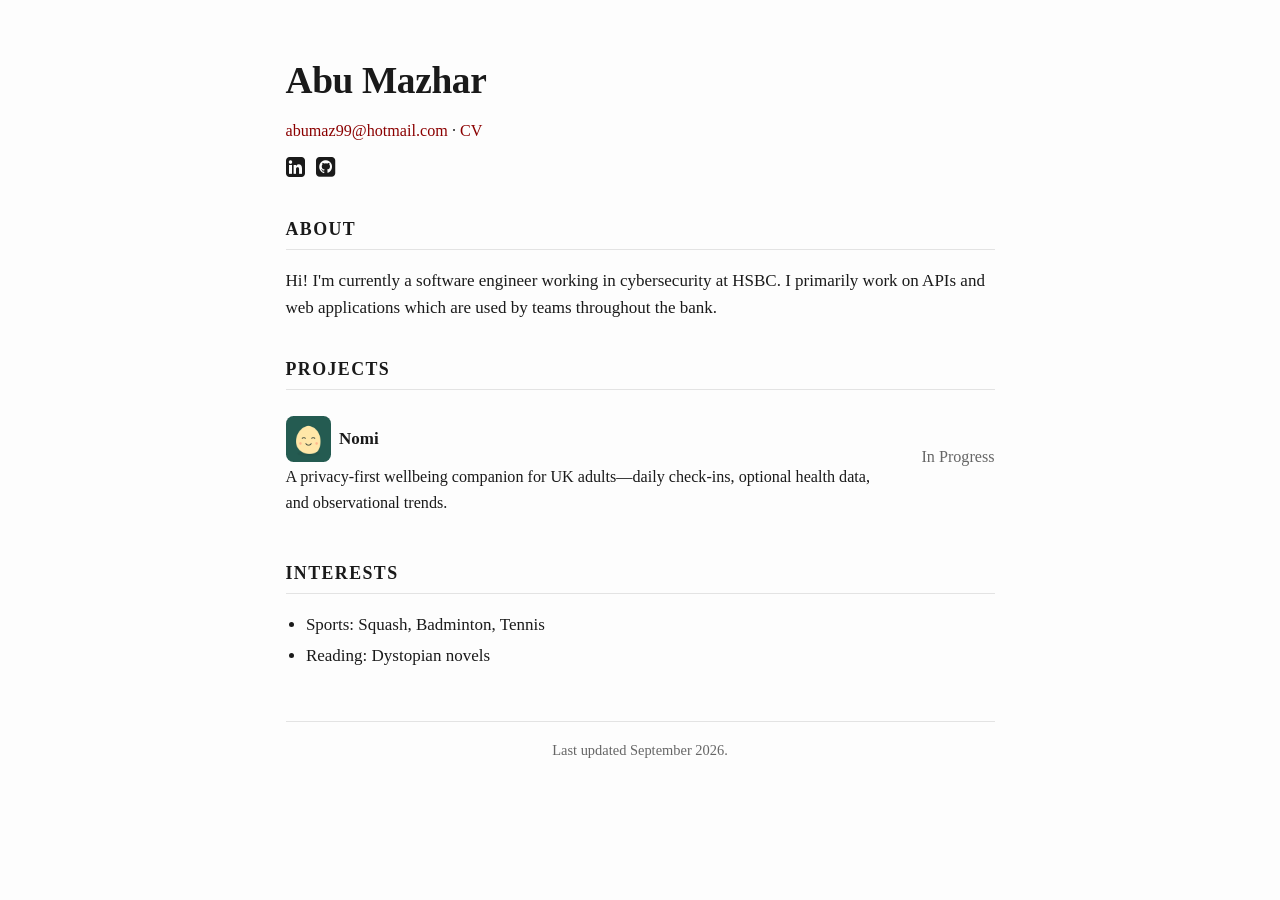
<file: index.html>
<!DOCTYPE html>
<html lang="en">
<head>
	<meta charset="utf-8">
	<meta name="viewport" content="width=device-width, initial-scale=1">
	<title>Abu Mazhar</title>
	<base target="_blank">
	<link rel="stylesheet" href="style.css" type="text/css">
	<link rel="stylesheet" href="https://stackpath.bootstrapcdn.com/font-awesome/4.7.0/css/font-awesome.min.css">
</head>

<body>
	<main class="container">

		<header class="cv-header">
			<h1>Abu Mazhar</h1>
			<p class="contact">
				<a href="mailto:abumaz99@hotmail.com">abumaz99@hotmail.com</a>
				&middot;
				<a href="abu_maz_cv_may_2026.pdf">CV</a>
			</p>
			<p class="socials">
				<a href="https://www.linkedin.com/in/abu-mazhar-74bb2818b/" aria-label="LinkedIn"><i class="fa fa-linkedin-square fa-lg"></i></a>
				<a href="https://github.com/abumaz99" aria-label="GitHub"><i class="fa fa-github-square fa-lg"></i></a>
			</p>
		</header>

		<section>
			<h2>About</h2>
			<p>
				Hi! I'm currently a software engineer working in cybersecurity at HSBC. I primarily work on APIs and web applications which are used by teams throughout the bank.
			</p>
		</section>

		<section>
			<h2>Projects</h2>
			<ul class="entries">
				<li>
					<div class="entry-main">
						<span class="entry-title"><img class="entry-logo" src="[data-uri]" alt=""> Nomi</span>
						<span class="entry-detail">A privacy-first wellbeing companion for UK adults—daily check-ins, optional health data, and observational trends.</span>
					</div>
					<span class="entry-date">In Progress</span>
				</li>
			</ul>
		</section>

		<section>
			<h2>Interests</h2>
			<ul class="interests">
				<li>Sports: Squash, Badminton, Tennis</li>
				<li>Reading: Dystopian novels</li>
			</ul>
		</section>

		<footer>
			<p>Last updated September 2026.</p>
		</footer>

	</main>
</body>
</html>
</file>
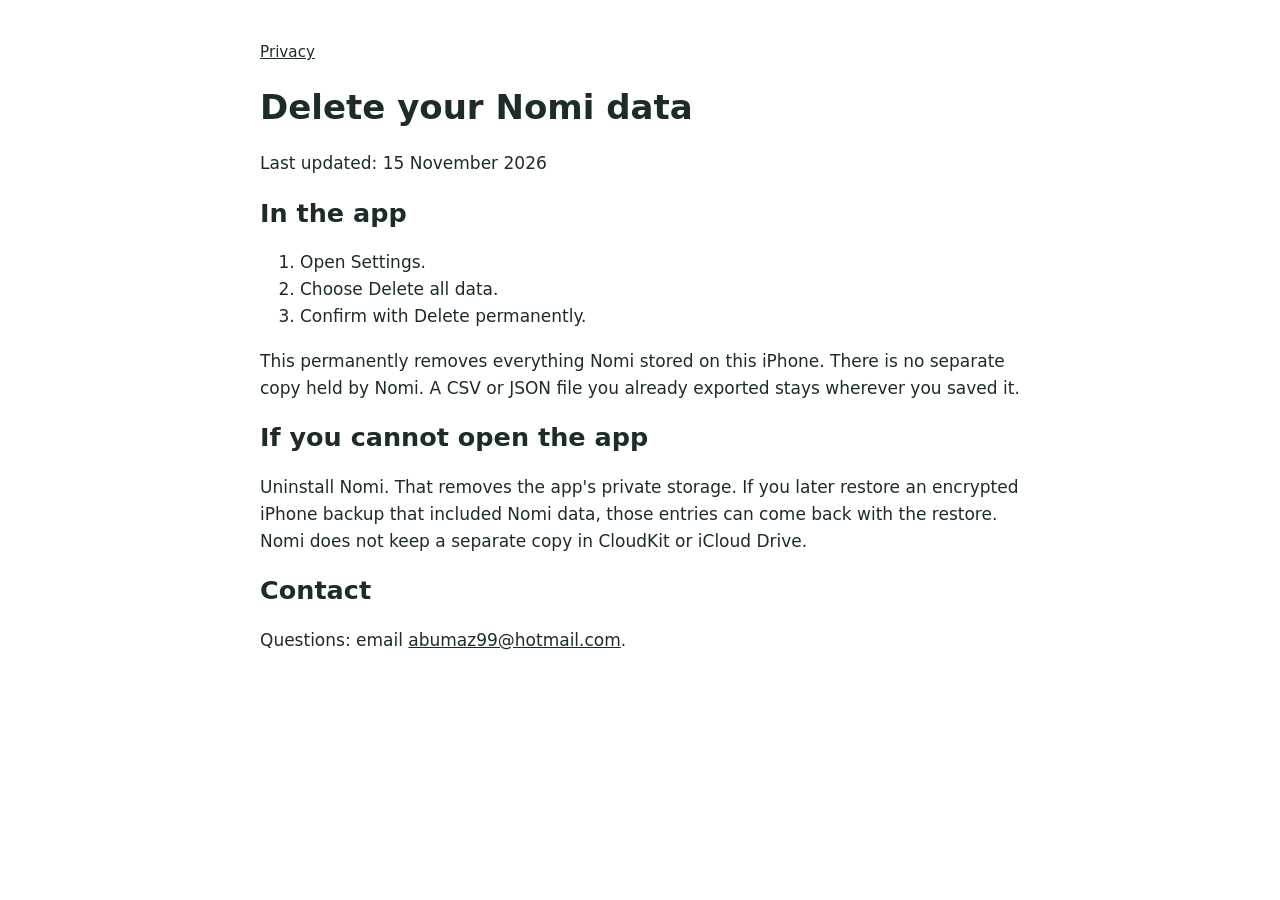
<file: nomi/delete-account/index.html>
<!doctype html>
<html lang="en-GB">
<head>
  <meta charset="utf-8">
  <meta name="viewport" content="width=device-width, initial-scale=1">
  <title>Delete Nomi data</title>
  <style>body{max-width:760px;margin:40px auto;padding:0 20px;font:17px/1.6 system-ui;color:#1d2c2a}h1,h2{line-height:1.15}a{color:#1d2c2a}nav{margin-bottom:1.5rem;font-size:0.95rem}nav a{margin-right:1rem}</style>
</head>
<body>
  <nav>
    <a href="https://abumaz99.github.io/nomi/privacy/">Privacy</a>
  </nav>
  <h1>Delete your Nomi data</h1>
  <p>Last updated: 15 November 2026</p>

  <h2>In the app</h2>
  <ol>
    <li>Open Settings.</li>
    <li>Choose Delete all data.</li>
    <li>Confirm with Delete permanently.</li>
  </ol>
  <p>This permanently removes everything Nomi stored on this iPhone. There is no separate copy held by Nomi. A CSV or JSON file you already exported stays wherever you saved it.</p>

  <h2>If you cannot open the app</h2>
  <p>Uninstall Nomi. That removes the app's private storage. If you later restore an encrypted iPhone backup that included Nomi data, those entries can come back with the restore. Nomi does not keep a separate copy in CloudKit or iCloud Drive.</p>

  <h2>Contact</h2>
  <p>Questions: email <a href="mailto:abumaz99@hotmail.com">abumaz99@hotmail.com</a>.</p>
</body>
</html>
</file>
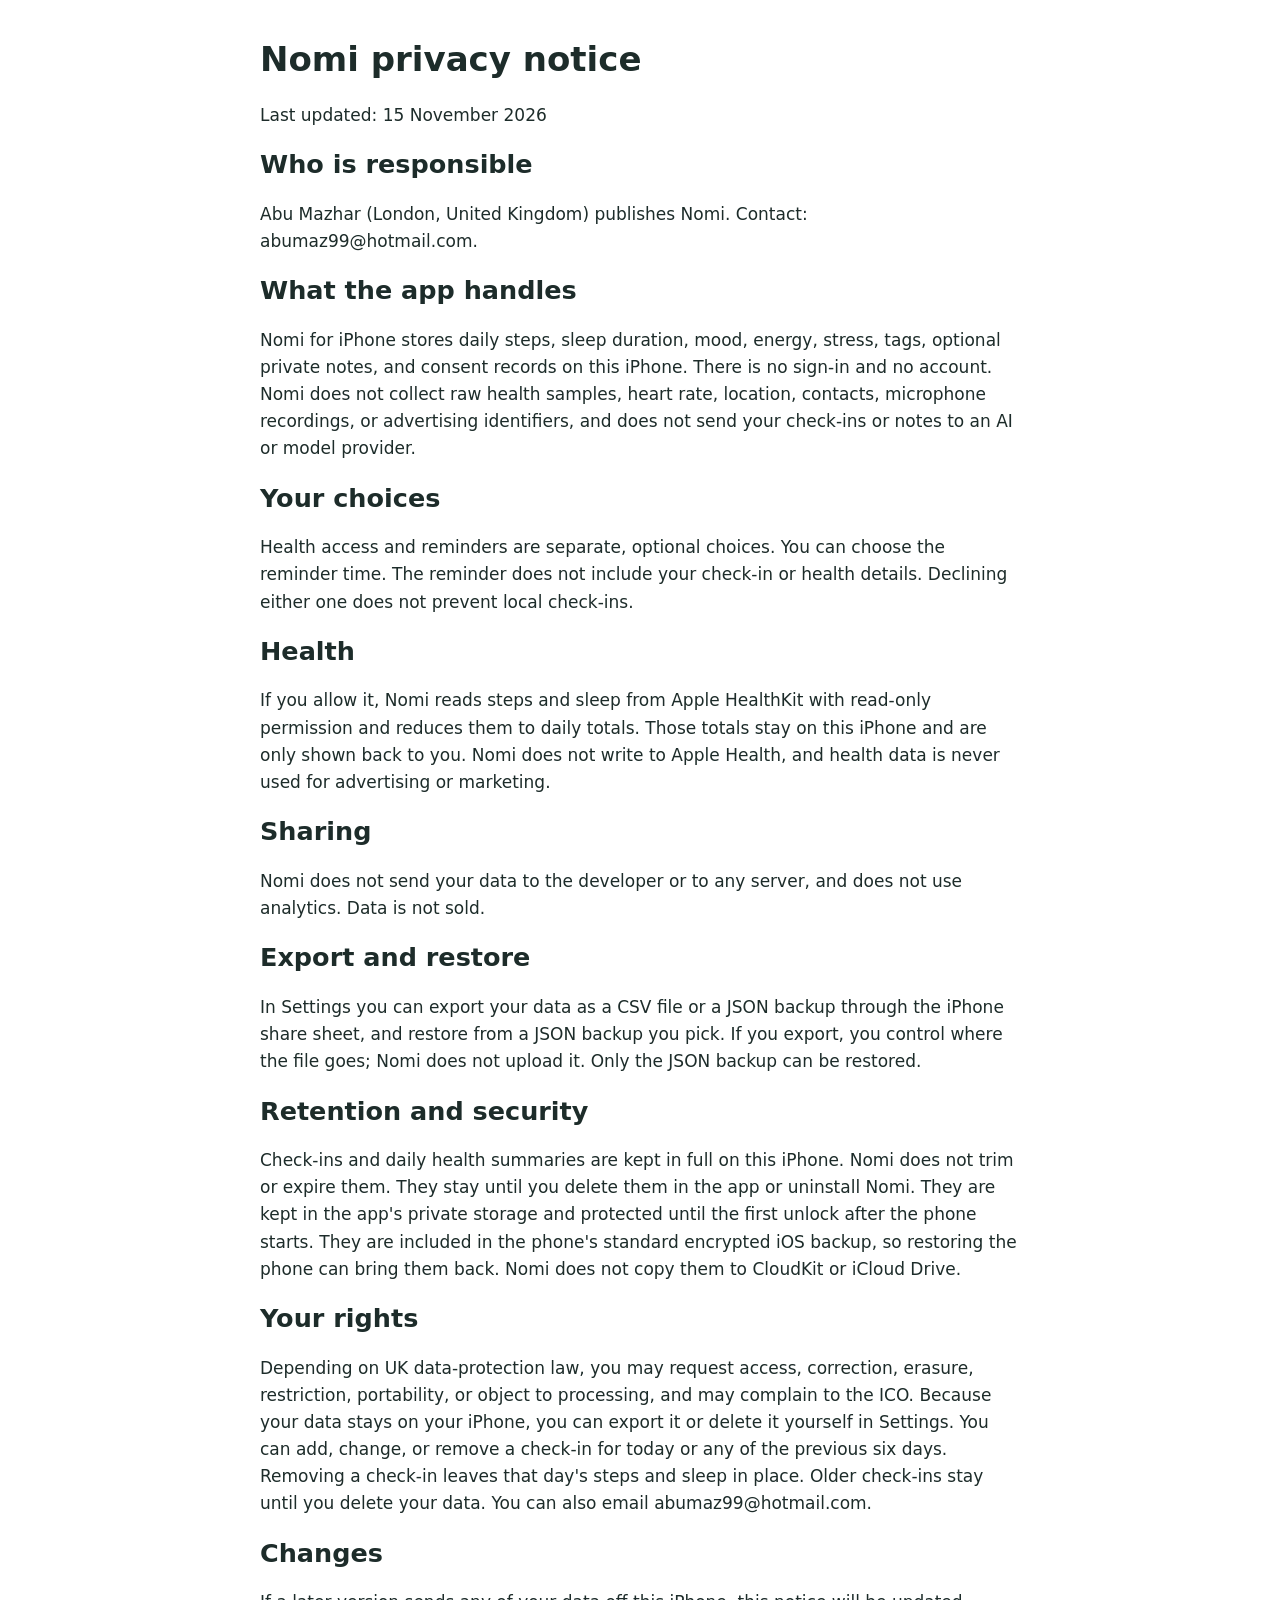
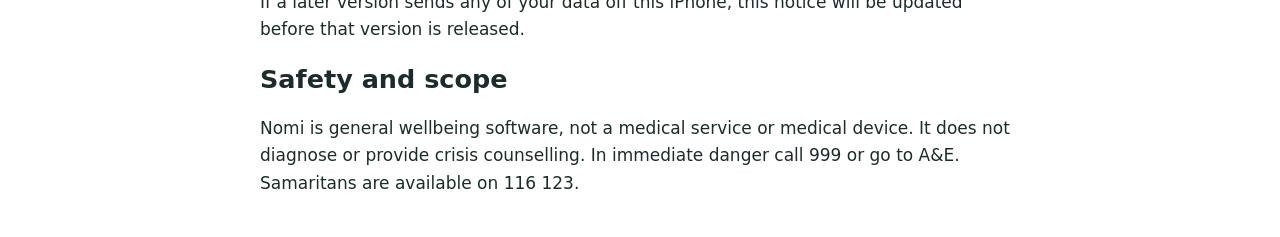
<file: nomi/privacy/index.html>
<!doctype html>
<html lang="en-GB">
<head>
  <meta charset="utf-8">
  <meta name="viewport" content="width=device-width, initial-scale=1">
  <title>Nomi privacy notice</title>
  <style>body{max-width:760px;margin:40px auto;padding:0 20px;font:17px/1.6 system-ui;color:#1d2c2a}h1,h2{line-height:1.15}</style>
</head>
<body>
  <h1>Nomi privacy notice</h1>
  <p>Last updated: 15 November 2026</p>

  <h2>Who is responsible</h2>
  <p>Abu Mazhar (London, United Kingdom) publishes Nomi. Contact: abumaz99@hotmail.com.</p>

  <h2>What the app handles</h2>
  <p>Nomi for iPhone stores daily steps, sleep duration, mood, energy, stress, tags, optional private notes, and consent records on this iPhone. There is no sign-in and no account. Nomi does not collect raw health samples, heart rate, location, contacts, microphone recordings, or advertising identifiers, and does not send your check-ins or notes to an AI or model provider.</p>

  <h2>Your choices</h2>
  <p>Health access and reminders are separate, optional choices. You can choose the reminder time. The reminder does not include your check-in or health details. Declining either one does not prevent local check-ins.</p>

  <h2>Health</h2>
  <p>If you allow it, Nomi reads steps and sleep from Apple HealthKit with read-only permission and reduces them to daily totals. Those totals stay on this iPhone and are only shown back to you. Nomi does not write to Apple Health, and health data is never used for advertising or marketing.</p>

  <h2>Sharing</h2>
  <p>Nomi does not send your data to the developer or to any server, and does not use analytics. Data is not sold.</p>

  <h2>Export and restore</h2>
  <p>In Settings you can export your data as a CSV file or a JSON backup through the iPhone share sheet, and restore from a JSON backup you pick. If you export, you control where the file goes; Nomi does not upload it. Only the JSON backup can be restored.</p>

  <h2>Retention and security</h2>
  <p>Check-ins and daily health summaries are kept in full on this iPhone. Nomi does not trim or expire them. They stay until you delete them in the app or uninstall Nomi. They are kept in the app's private storage and protected until the first unlock after the phone starts. They are included in the phone's standard encrypted iOS backup, so restoring the phone can bring them back. Nomi does not copy them to CloudKit or iCloud Drive.</p>

  <h2>Your rights</h2>
  <p>Depending on UK data-protection law, you may request access, correction, erasure, restriction, portability, or object to processing, and may complain to the ICO. Because your data stays on your iPhone, you can export it or delete it yourself in Settings. You can add, change, or remove a check-in for today or any of the previous six days. Removing a check-in leaves that day's steps and sleep in place. Older check-ins stay until you delete your data. You can also email abumaz99@hotmail.com.</p>

  <h2>Changes</h2>
  <p>If a later version sends any of your data off this iPhone, this notice will be updated before that version is released.</p>

  <h2>Safety and scope</h2>
  <p>Nomi is general wellbeing software, not a medical service or medical device. It does not diagnose or provide crisis counselling. In immediate danger call 999 or go to A&amp;E. Samaritans are available on 116 123.</p>
</body>
</html>
</file>
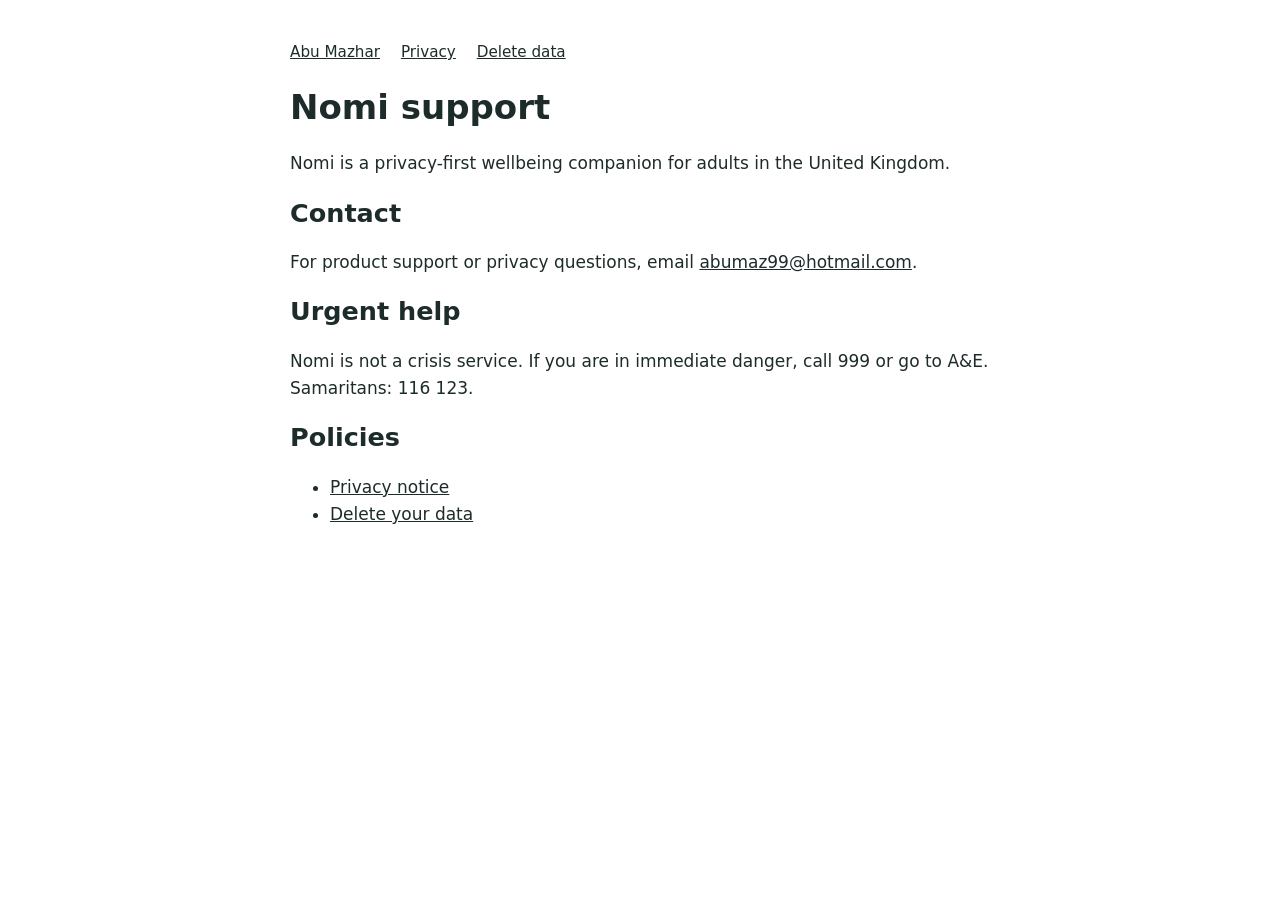
<file: nomi/support/index.html>
<!doctype html>
<html lang="en-GB">
<head>
  <meta charset="utf-8">
  <meta name="viewport" content="width=device-width, initial-scale=1">
  <title>Nomi support</title>
  <style>
    body{max-width:700px;margin:40px auto;padding:0 20px;font:17px/1.6 system-ui,sans-serif;color:#1d2c2a}
    h1,h2{line-height:1.15}
    a{color:#1d2c2a}
    nav{margin-bottom:1.5rem;font-size:0.95rem}
    nav a{margin-right:1rem}
  </style>
</head>
<body>
  <nav>
    <a href="/">Abu Mazhar</a>
    <a href="/nomi/privacy/">Privacy</a>
    <a href="/nomi/delete-account/">Delete data</a>
  </nav>
  <h1>Nomi support</h1>
  <p>Nomi is a privacy-first wellbeing companion for adults in the United Kingdom.</p>
  <h2>Contact</h2>
  <p>For product support or privacy questions, email <a href="mailto:abumaz99@hotmail.com">abumaz99@hotmail.com</a>.</p>
  <h2>Urgent help</h2>
  <p>Nomi is not a crisis service. If you are in immediate danger, call 999 or go to A&amp;E. Samaritans: 116 123.</p>
  <h2>Policies</h2>
  <ul>
    <li><a href="/nomi/privacy/">Privacy notice</a></li>
    <li><a href="/nomi/delete-account/">Delete your data</a></li>
  </ul>
</body>
</html>
</file>
<file: style.css>
:root {
	--text: #1a1a1a;
	--muted: #666;
	--accent: #8b0000;
	--rule: #e3e3e3;
	--bg: #fdfdfd;
	--max-width: 760px;
}

* {
	box-sizing: border-box;
}

html, body {
	margin: 0;
	padding: 0;
	background: var(--bg);
	color: var(--text);
	font-family: "Charter", "Georgia", "Times New Roman", serif;
	font-size: 17px;
	line-height: 1.6;
	-webkit-font-smoothing: antialiased;
}

.container {
	max-width: var(--max-width);
	margin: 0 auto;
	padding: 3rem 1.5rem 4rem;
}

a {
	color: var(--accent);
	text-decoration: none;
}

a:hover {
	text-decoration: underline;
}

/* Header */
.cv-header {
	text-align: left;
	margin-bottom: 1rem;
}

.cv-header h1 {
	font-size: 2.2rem;
	font-weight: 600;
	margin: 0 0 0.4rem;
	letter-spacing: -0.01em;
}

.cv-header .affiliation {
	margin: 0.2rem 0;
	color: var(--muted);
	font-size: 1rem;
}

.cv-header .contact {
	margin: 0.2rem 0;
	font-size: 0.95rem;
}

.cv-header .socials {
	margin: 0.6rem 0 0;
}

.cv-header .socials a {
	margin-right: 0.4rem;
	color: var(--text);
}

.cv-header .socials a:hover {
	color: var(--accent);
	text-decoration: none;
}

/* Sections */
section {
	margin: 2rem 0;
}

section h2 {
	font-size: 1.05rem;
	font-weight: 600;
	letter-spacing: 0.08em;
	text-transform: uppercase;
	color: var(--text);
	margin: 0 0 1rem;
	padding-bottom: 0.3rem;
	border-bottom: 1px solid var(--rule);
}

section p {
	margin: 0;
	font-size: 1rem;
}

/* Entry lists (Education, Experience, etc.) */
.entries {
	list-style: none;
	margin: 0;
	padding: 0;
}

.entries > li {
	display: flex;
	justify-content: space-between;
	align-items: baseline;
	gap: 1.5rem;
	padding: 0.55rem 0;
	border-bottom: 1px dotted var(--rule);
}

.entries > li:last-child {
	border-bottom: none;
}

.entry-main {
	display: flex;
	flex-direction: column;
	flex: 1;
	min-width: 0;
}

.entry-title {
	font-weight: 600;
	display: inline-flex;
	align-items: center;
	gap: 0.45rem;
}

.entry-logo {
	width: 2.7rem;
	height: 2.7rem;
	border-radius: 0.45rem;
	object-fit: cover;
	flex-shrink: 0;
}

.entry-org {
	color: var(--muted);
	font-style: italic;
	font-size: 0.95rem;
}

.entry-detail {
	color: var(--text);
	font-size: 0.95rem;
	margin-top: 0.15rem;
}

.entry-date {
	color: var(--muted);
	font-variant-numeric: tabular-nums;
	font-size: 0.95rem;
	white-space: nowrap;
	flex-shrink: 0;
}

/* Interests */
.interests {
	margin: 0;
	padding-left: 1.2rem;
}

.interests > li {
	margin-bottom: 0.25rem;
}

/* Publications */
.pubs {
	list-style: decimal;
	margin: 0;
	padding-left: 1.4rem;
}

.pubs > li {
	margin-bottom: 0.9rem;
	font-size: 1rem;
}

.pubs .authors {
	font-weight: 600;
}

.pubs .pub-title {
	display: block;
	margin: 0.15rem 0;
}

.pubs .pub-links {
	color: var(--muted);
	font-size: 0.9rem;
}

/* Footer */
footer {
	margin-top: 3rem;
	padding-top: 1rem;
	border-top: 1px solid var(--rule);
	color: var(--muted);
	font-size: 0.85rem;
	text-align: center;
}

footer p {
	margin: 0;
}

/* Mobile */
@media (max-width: 600px) {
	html, body {
		font-size: 16px;
	}

	.container {
		padding: 1.8rem 1.1rem 2.5rem;
	}

	.cv-header h1 {
		font-size: 1.7rem;
	}

	.entries > li {
		flex-direction: column;
		gap: 0.15rem;
	}

	.entry-date {
		order: -1;
		font-size: 0.85rem;
	}
}
</file>
